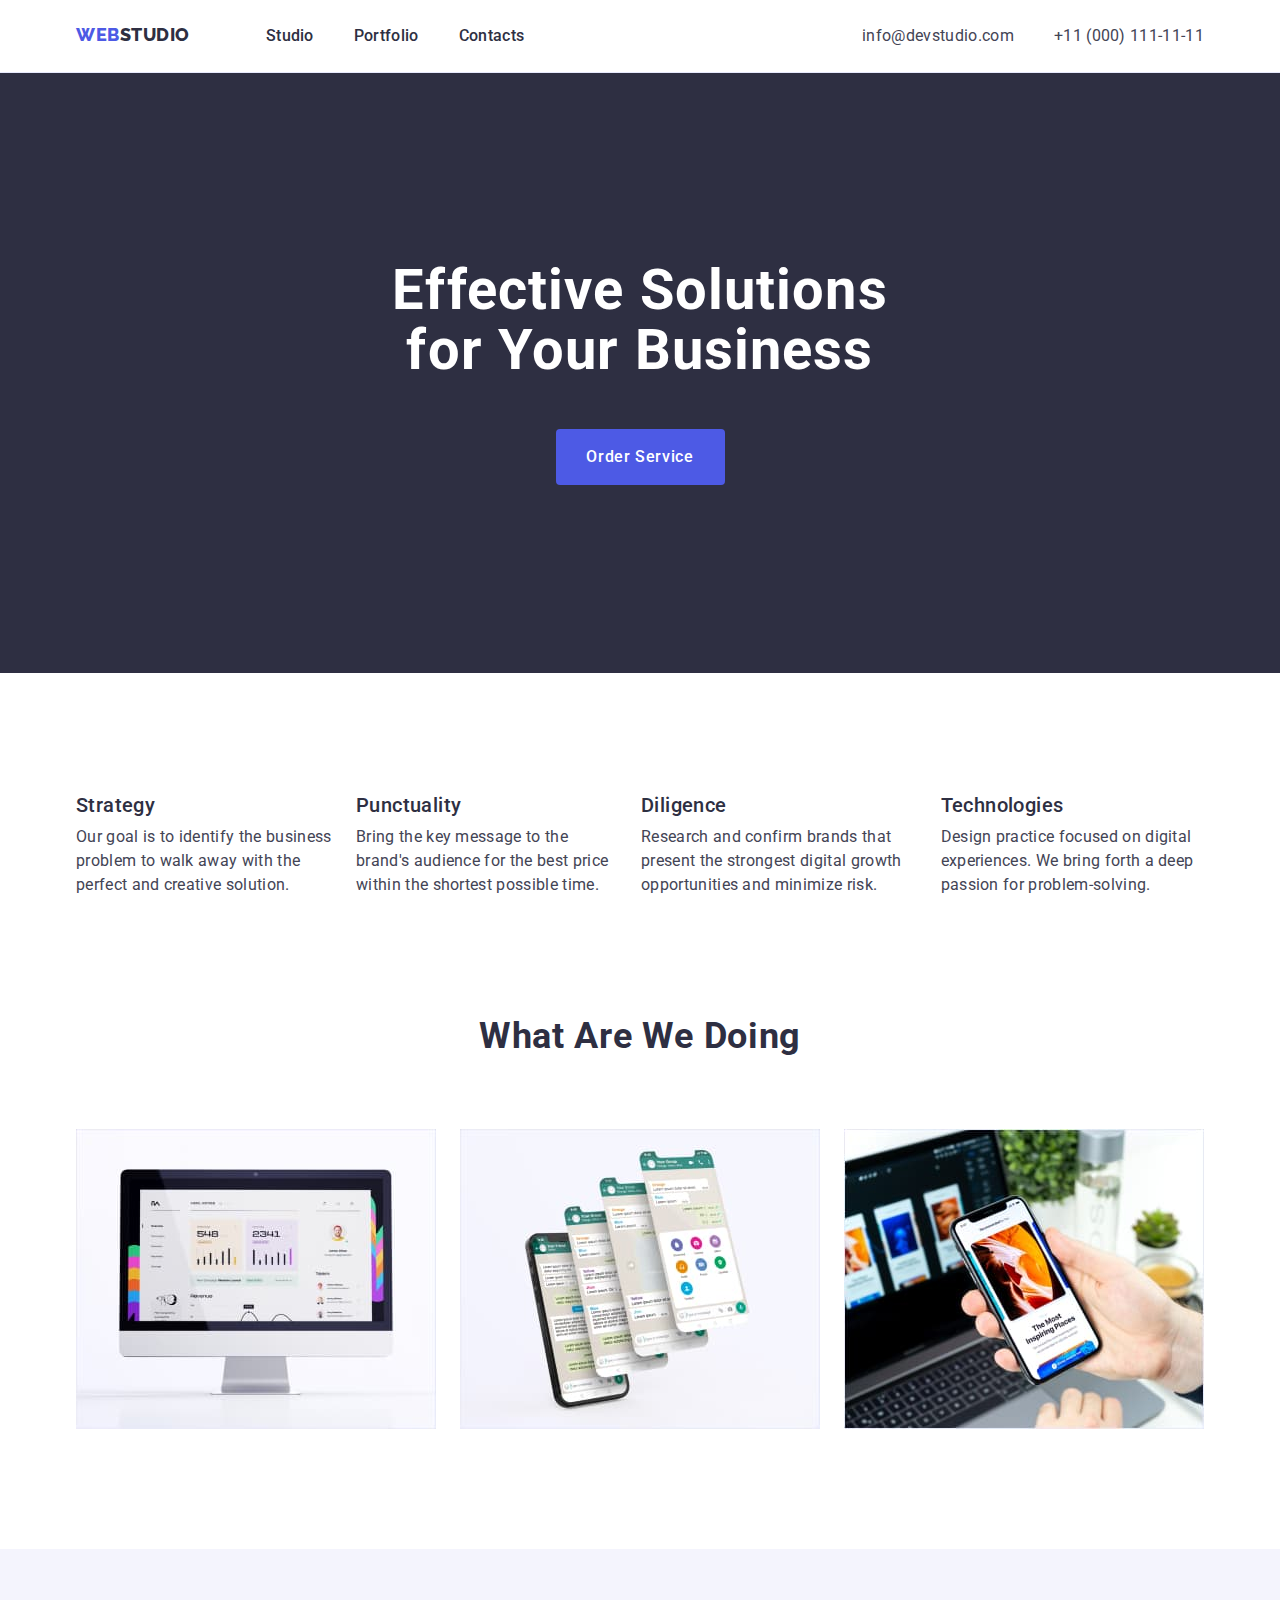
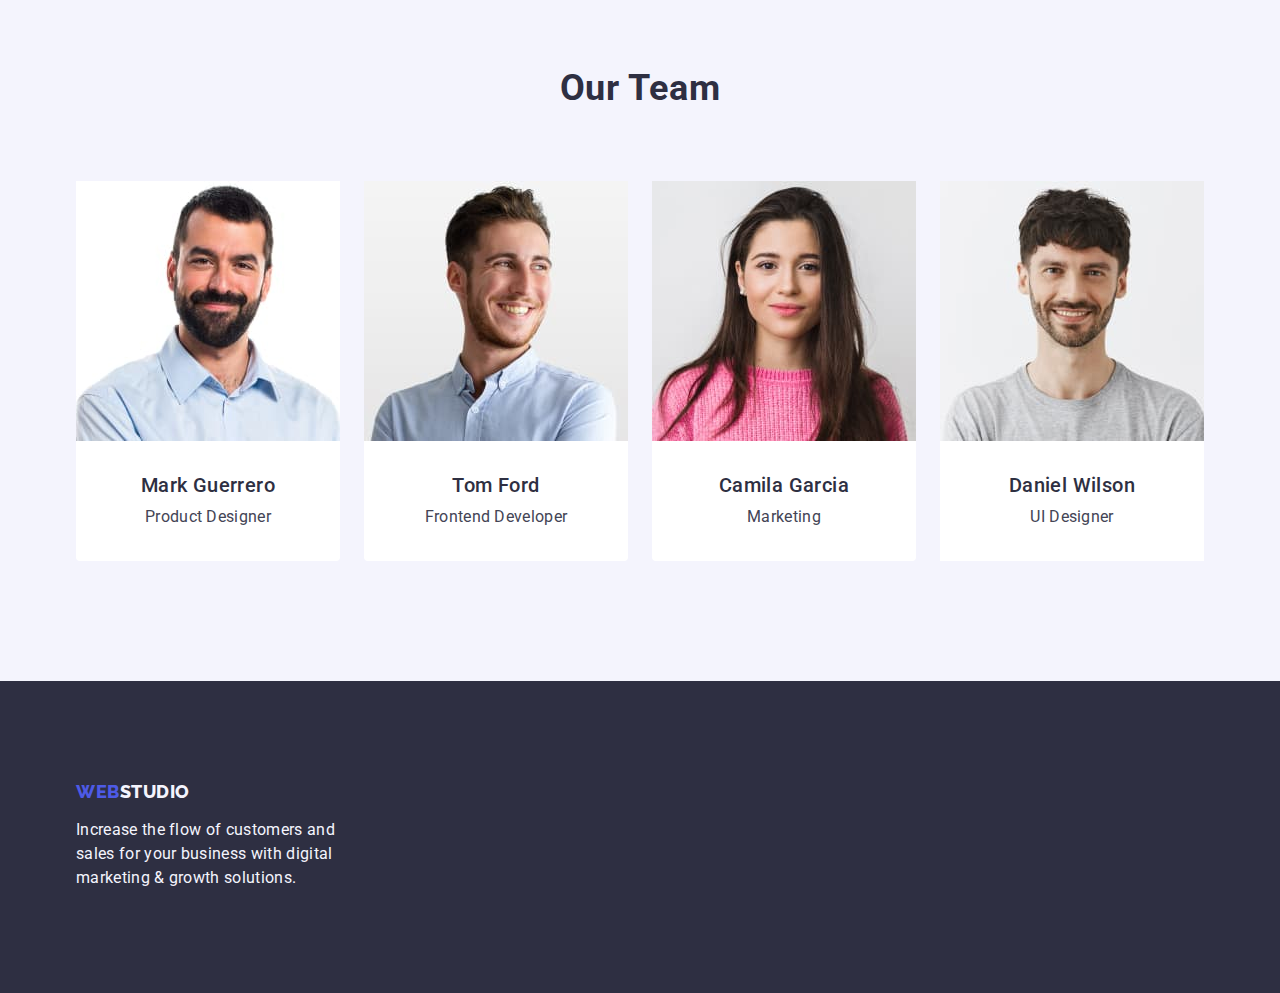
<file: index.html>
<!DOCTYPE html>
<html lang="en">
  <head>
    <meta charset="UTF-8" />
    <meta http-equiv="X-UA-Compatible" content="IE=edge" />
    <meta name="viewport" content="width=device-width, initial-scale=1.0" />
    <title>Studio</title>
    <link rel="preconnect" href="https://fonts.googleapis.com" />
    <link rel="preconnect" href="https://fonts.gstatic.com" crossorigin />
    <link
      href="https://fonts.googleapis.com/css2?family=Raleway:wght@800&family=Roboto:wght@400;500;700&display=swap"
      rel="stylesheet"
    />
    <link
      rel="stylesheet"
      href="https://cdnjs.cloudflare.com/ajax/libs/modern-normalize/1.1.0/modern-normalize.min.css"
    />
    <link rel="stylesheet" href="./css/style.css" />
  </head>
  <body>
    <!-- header -->
    <header class="header">
      <div class="conteiner header-conteiner">
      <nav class="navigation">
        <a href="./index.html" class="header-logo link"
          >Web<span class="header-studio">Studio</span></a
        >
        <ul class="header-list list">
          <li class="header-item">
            <a href="./index.html" class="header-link link">Studio</a>
          </li>
          <li class="header-item">
            <a href="./portfolio.html" class="header-link link">Portfolio</a>
          </li>
          <li class="header-item"><a href="" class="header-link link">Contacts</a></li>
        </ul>
      </nav>
      <address class="address">
        <ul class="address-list list">
          <li class="address-links text">
            <a href="mailto:info@devstudio.com" class="address-item link"
              >info@devstudio.com</a
            >
          </li>
          <li class="address-links text">
            <a href="tel:+110001111111" class="address-item link"
              >+11 (000) 111-11-11</a
            >
          </li>
        </ul>
      </address>
    </div>
    </header>
    <!-- main -->
    <main class="main">
      <!-- hero -->
      <section class="hero">
        
        <div class="conteiner">
        <h1 class="hero-title">Effective Solutions for Your Business</h1>
        <button type="button" class="hero-button button">Order Service</button>
      </div>
      </section>
      <!-- description -->
      <section class="description">
        <div class="conteiner">
        <h2 hidden class="description-title">Functional</h2>
        <ul class="description-list list">
          <li class="description-item">
            <h3 class="example-title">Strategy</h3>
            <p class="text">
              Our goal is to identify the business problem to walk away with the
              perfect and creative solution.
            </p>
          </li>
          <li class="description-item">
            <h3 class="example-title">Punctuality</h3>
            <p class="text">
              Bring the key message to the brand's audience for the best price
              within the shortest possible time.
            </p>
          </li>
          <li class="description-item">
            <h3 class="example-title">Diligence</h3>
            <p class="text">
              Research and confirm brands that present the strongest digital
              growth opportunities and minimize risk.
            </p>
          </li>
          <li class="description-item">
            <h3 class="example-title">Technologies</h3>
            <p class="text">
              Design practice focused on digital experiences. We bring forth a
              deep passion for problem-solving.
            </p>
          </li>
        </ul>
      </div>
      </section>
      <!-- what-are-we-doing -->
      <section class="works">
        <div class="conteiner">
        <h2 class="title-work">What are we doing</h2>
        <ul class="works-list list">
          <li class="example-works">
            <img class="works-img" src="./images/examples.jpg" alt="example" width="360" />
          </li>
          <li class="example-works">
            <img class="works-img" src="./images/examples-2.jpg" alt="example2" width="360" />
          </li>
          <li class="example-works">
            <img class="works-img" src="./images/examples-3.jpg" alt="example3" width="360" />
          </li>
        </ul>
      </div>
      </section>
      <!-- team -->
      <section class="team">
        <div class="conteiner">
        <h2 class="team-title title">Our Team</h2>
        <ul class="team-list list">
          <li class="team-item">
            <img src="./images/img-teamate-1.jpg" alt="teamate1" width="264" class="team-img" />
           <div class="team-box"> <h3 class="name-title">Mark Guerrero</h3>
            <p class="text">Product Designer</p></div>
          </li>
          <li class="team-item">
            <img src="./images/img-teamate-2.jpg" alt="teamate2" width="264" class="team-img" />
            <div class="team-box"><h3 class="name-title">Tom Ford</h3>
            <p class="text">Frontend Developer</p></div>
          </li>
          <li class="team-item">
            <img src="./images/img-teamate-3.jpg" alt="teamate3" width="264" class="team-img" />
            <div class="team-box"><h3 class="name-title">Camila Garcia</h3>
            <p class="text">Marketing</p></div>
          </li>
          <li class="team-item">
            <img src="./images/img-teamate-4.jpg" alt="teamate4" width="264" class="team-img" />
            <div class="team-box">
              <h3 class="name-title">Daniel Wilson</h3>
            <p class="text">UI Designer</p></div>
          </li>
        </ul>
      </div>
      </section>
    </main>
    <!-- foooter -->
    <footer class="footer">
      <div class="footer-box conteiner">
      <a href="./index.html" class="footer-logo link"
        >Web<span class="footter-studio">Studio</span></a
      >
      <p class="footer-text">
        Increase the flow of customers and sales for your business with digital
        marketing & growth solutions.
      </p>
    </div>
    </footer>
  </body>
</html>
</file>
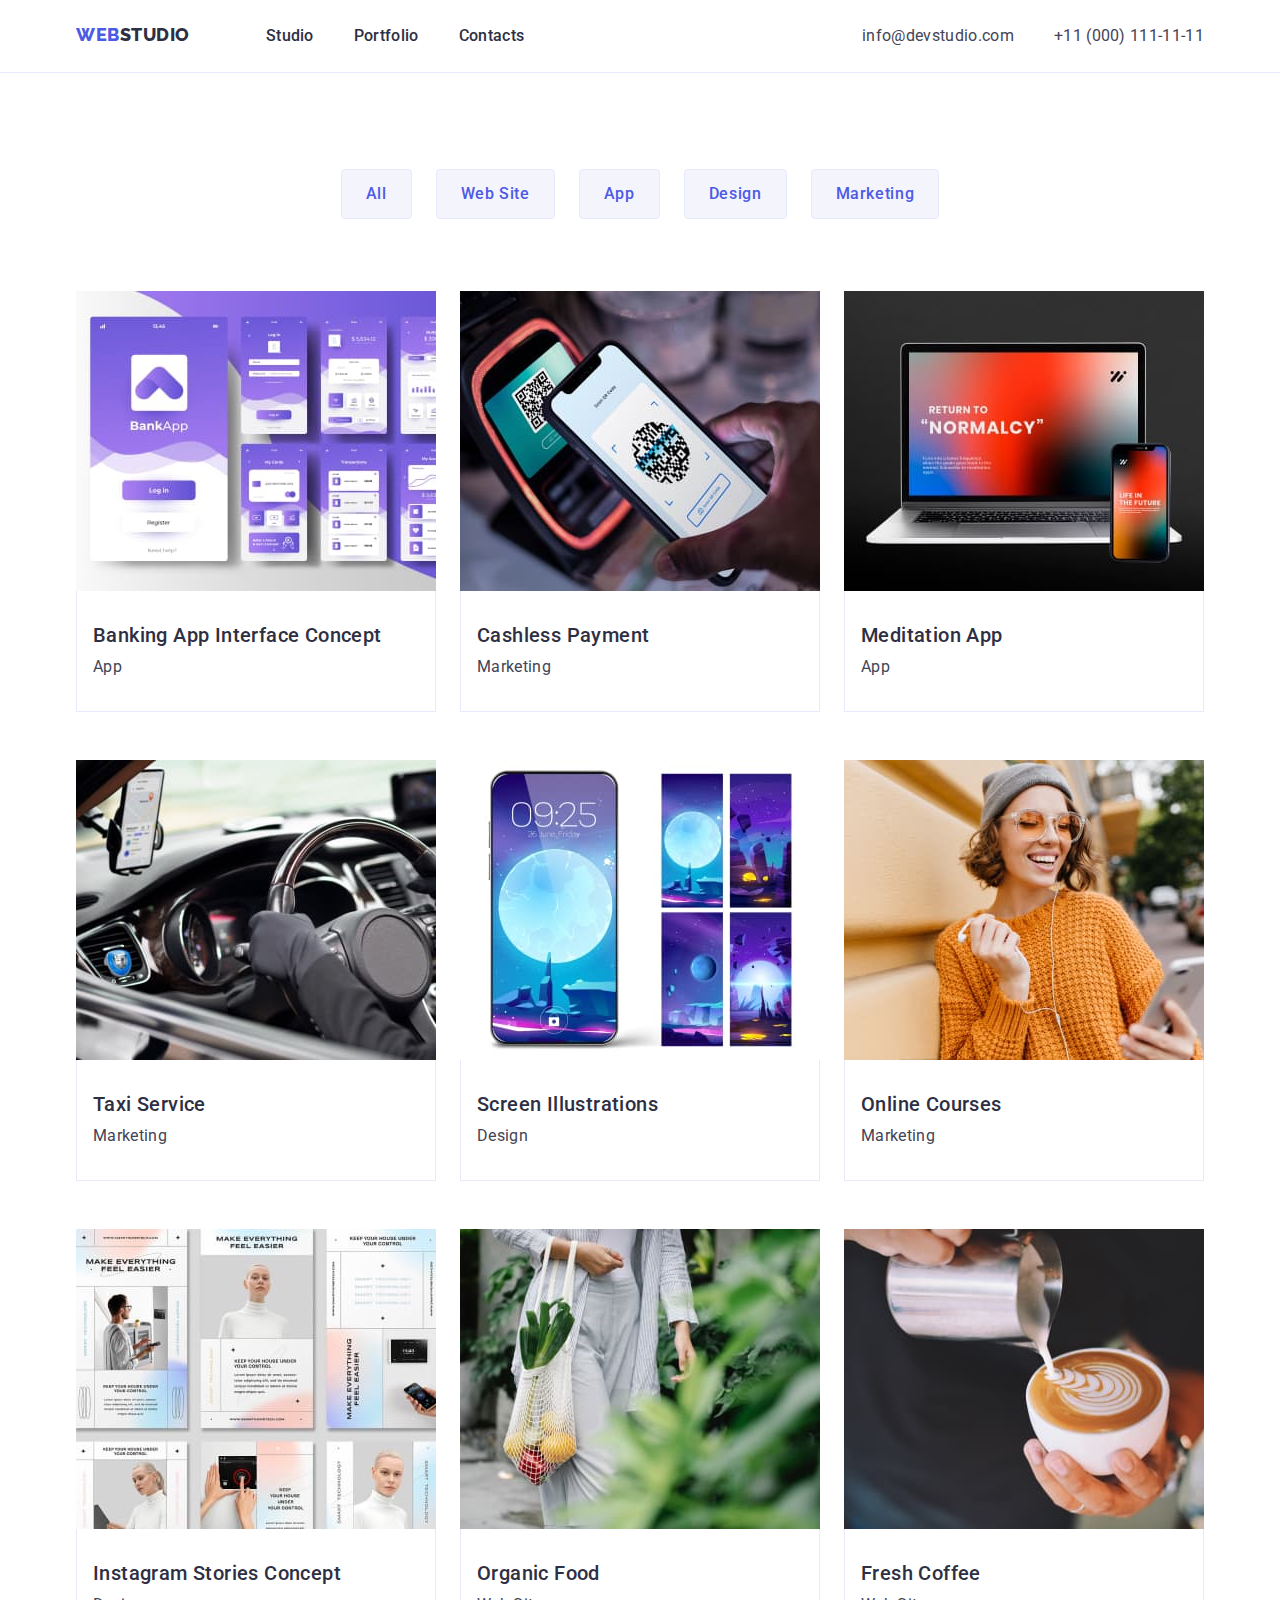
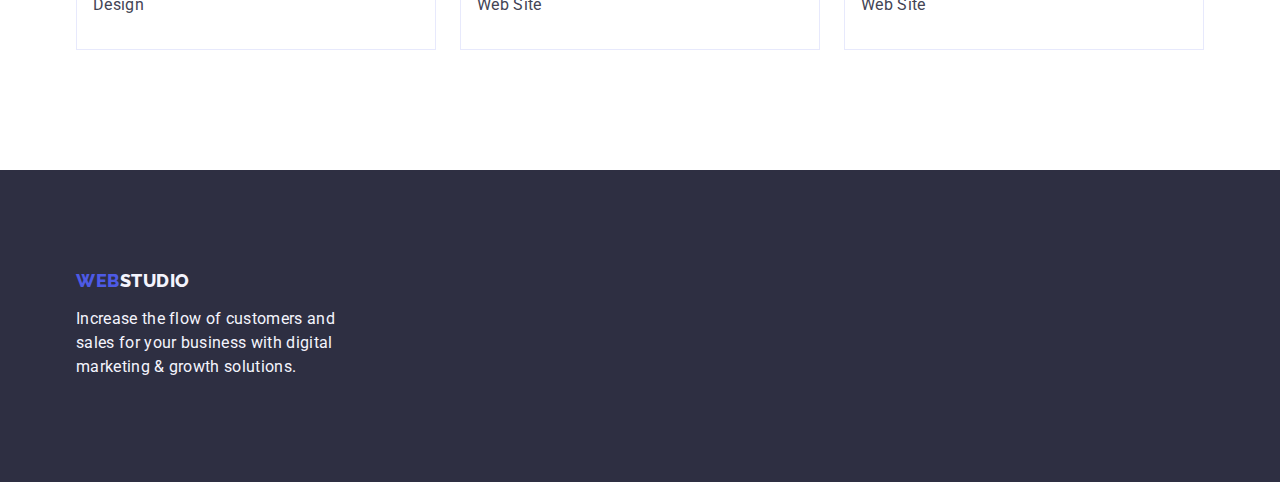
<file: portfolio.html>
<!DOCTYPE html>
<html lang="en">
  <head>
    <meta charset="UTF-8" />
    <meta http-equiv="X-UA-Compatible" content="IE=edge" />
    <meta name="viewport" content="width=device-width, initial-scale=1.0" />
    <title>Portfolio</title>
    <link rel="preconnect" href="https://fonts.googleapis.com" />
    <link rel="preconnect" href="https://fonts.gstatic.com" crossorigin />
    <link
      href="https://fonts.googleapis.com/css2?family=Raleway:wght@800&family=Roboto:wght@400;500;700&display=swap"
      rel="stylesheet"
    />
    <link
      rel="stylesheet"
      href="https://cdnjs.cloudflare.com/ajax/libs/modern-normalize/1.1.0/modern-normalize.min.css"
    />
    <link rel="stylesheet" href="./css/style.css" />
  </head>
  <body>
    <!-- header -->
    <header class="header">
      <div class="conteiner header-conteiner">
      <nav class="navigation">
        <a href="./index.html" class="header-logo link"
          >Web<span class="header-studio">Studio</span></a
        >
        <ul class="header-list list">
          <li class="header-item">
            <a href="./index.html" class="header-link link">Studio</a>
          </li>
          <li class="header-item">
            <a href="./portfolio.html" class="header-link link">Portfolio</a>
          </li>
          <li class="header-item"><a href="" class="header-link link">Contacts</a></li>
        </ul>
      </nav>
      <address class="address">
        <ul class="address-list list">
          <li class="address-links text">
            <a href="mailto:info@devstudio.com" class="address-item link"
              >info@devstudio.com</a
            >
          </li>
          <li class="address-links text">
            <a href="tel:+110001111111" class="address-item link"
              >+11 (000) 111-11-11</a
            >
          </li>
        </ul>
      </address>
    </div>
    </header>
    <!-- main -->
    <main class="main">
      <!-- examples -->
      
      <section class="portfolio-main">
        <div class="conteiner">
          <h1 hidden>Example</h1>
          <ul class="bottom-list list">
            <li class="bottom-item"><button type="button" class="portfolio-button button">All</button></li>
            <li class="bottom-item"><button type="button" class="portfolio-button button">Web Site</button></li>
            <li class="bottom-item"><button type="button" class="portfolio-button button">App</button></li>
            <li class="bottom-item"><button type="button" class="portfolio-button button">Design</button></li>
            <li class="bottom-item"><button type="button"  class="portfolio-button button">Marketing</button></li>
          </ul>
          <ul class="aps-list list">
            <li class="aps-item">
              <a href="" class="link"><img class="aps-img" src="./images/banck-app.jpg" alt="banck app" width="360">
                <div class="apps-box"><h2 class="aps-title">Banking App Interface Concept</h2>
                <p class="text">App</p></a></div>
              </li>
              <li class="aps-item">
                <a href="" class="link"><img class="aps-img" src="./images/cashless-payment.jpg" alt="cashless payment"
                  width="360">
                  <div class="apps-box"><h2 class="aps-title">Cashless Payment</h2>
                  <p class="text">Marketing</p></a></div>
                </li>
                <li class="aps-item">
                  <a href="" class="link"><img class="aps-img" src="./images/meditation-app.jpg" alt="meditation app" width="360">
                    <div class="apps-box"><h2 class="aps-title">Meditation App</h2>
                    <p class="text">App</p></a></div>
                  </li>
                  <li class="aps-item">
            <a href="" class="link"><img class="aps-img" src="./images/taxi-service.jpg" alt="taxi service" width="360">
            <div class="apps-box"><h2 class="aps-title">Taxi Service</h2>
            <p class="text">Marketing</p></a></div>
          </li>
          <li class="aps-item">
            <a href="" class="link"><img class="aps-img" src="./images/screen-illustrations.jpg" alt="screen
              illustrations" width="360">
              <div class="apps-box"><h2 class="aps-title">Screen Illustrations</h2>
              <p class="text">Design</p></a></div>
            </li>
            <li class="aps-item">
              <a href="" class="link"><img class="aps-img" src="./images/online-courses.jpg" alt="online courses" width="360">
                <div class="apps-box"><h2 class="aps-title">Online Courses</h2>
                <p class="text">Marketing</p></a></div>
              </li>
              <li class="aps-item">
                <a href="" class="link"><img class="aps-img" src="./images/instagram-stories-concept.jpg" alt="instagram
                  stories concept" width="360">
                  <div class="apps-box"><h2 class="aps-title">Instagram Stories Concept</h2>
                  <p class="text">Design</p></a></div>
          </li>
          <li class="aps-item">
            <a href="" class="link"><img class="aps-img" src="./images/organic-food.jpg" alt="organic food" width="360">
              <div class="apps-box"><h2 class="aps-title">Organic Food</h2>
              <p class="text">Web Site</p></a></div>
            </li>
            <li class="aps-item">
              <a href="" class="link"><img class="aps-img" src="./images/fresh-coffee.jpg" alt="fresh coffee" width="360">
                <div class="apps-box"><h2 class="aps-title">Fresh Coffee</h2>
                <p class="text">Web Site</p></a></div>
              </li>
            </ul>
          </div>
          </section>
        </main>
        <!-- foooter -->
        <footer class="footer">
          <div class="footer-box conteiner">
          <a href="./index.html" class="footer-logo link"
            >Web<span class="footter-studio">Studio</span></a
          >
          <p class="footer-text">
            Increase the flow of customers and sales for your business with digital
            marketing & growth solutions.
          </p>
        </div>
        </footer>
        </body>
        </html>
</file>
<file: css/style.css>
html {
  box-sizing: border-box;
}
h1,
h2,
h3,
h4,
h5,
h6,
p,
ul {
  margin-top: 0;
  margin-bottom: 0;
}
*,
*::before,
*::after {
  box-sizing: inherit;
}
:root {
  --regular-color: #434455;
  --second-color: #2e2f42;
  --hero-color: #ffffff;
  --footer-color: #f4f4fd;
  --button-color: #4d5ae5;
}
.conteiner {
  max-width: 1158px;
  padding-left: 15px;
  padding-right: 15px;
  margin: 0 auto;
}
body {
  color: var(--regular-color);
  font-family: Roboto, sans-serif;
  font-style: normal;
  font-weight: 500;
  font-size: 20px;
  line-height: 1, 2;
  letter-spacing: 0.02em;
}
.title {
  color: var(--second-color);
}
.list {
  list-style: none;
}
.link {
  text-decoration: none;
  font-style: normal;
}
.link:hover {
  color: #404bbf;
}
.link:focus {
  color: #404bbf;
}
.button {
  cursor: pointer;
  border: 1px solid transparent;
}
/* logo */
.header-studio {
  color: var(--second-color);
}
.footter-studio {
  color: var(--footer-color);
}

.header-logo {
  margin-right: 76px;
  padding-top: 24px;
  padding-bottom: 24px;
  font-family: Raleway, sans-serif;
  font-weight: 800;
  font-size: 18px;
  line-height: 1.17;
  letter-spacing: 0.03em;
  color: var(--button-color);
  text-transform: uppercase;
}
.footer-logo {
  margin-bottom: 16px;
  display: block;

  font-family: Raleway, sans-serif;
  font-weight: 800;
  font-size: 18px;
  line-height: 1.17;
  letter-spacing: 0.03em;
  color: var(--button-color);
  text-transform: uppercase;
}

/* header */
.header {
  border-bottom: 1px solid #e7e9fc;
}
.header-conteiner {
  justify-content: space-between;
}
.header-list {
  display: flex;
  padding: 0;
  margin: 0;
  font-size: 16px;
  line-height: 1.5;
}
.navigation {
  display: flex;
}
.header-conteiner {
  display: flex;
}
.header-link {
  color: var(--second-color);
  display: inline-block;
  padding-top: 24px;
  padding-bottom: 24px;
}
.header-item:not(:last-child) {
  margin-right: 40px;
}
.header-item {
  display: block;
  letter-spacing: 0.02em;
}

/* address */
.address {
  letter-spacing: 0.02em;
  font-style: normal;
}
.address-links {
  padding-top: 24px;
  padding-bottom: 24px;
}
.address-links:not(:last-child) {
  margin-right: 40px;
}
.address-item {
  color: var(--regular-color);
  letter-spacing: 0.02em;
}
.address-list {
  display: flex;
  justify-self: flex-end;
  margin-top: 0;
  margin-bottom: 0;
  letter-spacing: 0.02em;
  color: var(--regular-color);
}
.addres-list :hover {
  color: #404bbf;
}
.address-list :focus {
  color: #404bbf;
}
/* main */

/* hero */
.hero {
  padding-top: 188px;
  padding-bottom: 188px;
  text-align: center;

  background-color: #2e2f42;
}

.hero-title {
  width: 496px;
  margin-left: auto;
  margin-right: auto;
  margin-top: 0;
  margin-bottom: 48px;
  color: var(--hero-color);
  font-weight: 700;
  font-size: 56px;
  line-height: 1.07;
  text-align: center;
  letter-spacing: 0.02em;
}
.hero-button {
  border: 0;
  border-radius: 4px;
  min-width: 169px;
  height: 56px;
  text-align: center;
  padding: 15px;

  background: #4d5ae5;
  letter-spacing: 0.04em;
  font-family: Roboto, sans-serif;
  font-weight: 500;
  font-size: 16px;
  color: #ffffff;
  line-height: 1.5;
}
.hero-button:focus {
  color: #404bbf;
}
.hero-button:hover {
  color: #404bbf;
}
/* description */
.description {
  padding-top: 120px;
  padding-bottom: 120px;
}
.description-list {
  width: 1128px;

  display: flex;
  padding: 0px;
  margin-top: 0;
  margin-bottom: 0;
}
.description-title {
  font-weight: 500;
  font-size: 20px;
  line-height: 1.2;
  letter-spacing: 0.02em;
  color: var(--second-color);
}
.description-item {
  width: calc((100%-72) / 4);
}
.description-item:not(:last-child) {
  margin-right: 24px;
}
.example-title {
  margin-top: 0;
  margin-bottom: 8px;

  font-weight: 500;
  font-size: 20px;
  line-height: 1.2;
  letter-spacing: 0.02em;
  color: var(--second-color);
}
/* works */
.works {
  padding-bottom: 120px;
}
.title-work {
  margin-top: 0;
  margin-bottom: 72px;
  text-align: center;

  font-weight: 700;
  font-size: 36px;
  line-height: 1.11;
  text-align: center;
  letter-spacing: 0.02em;
  text-transform: capitalize;
  color: var(--second-color);
}
.works-list {
  display: flex;
  padding: 0;
  gap: 24px;
}
.works-img {
  display: block;
  max-width: 100%;
  height: auto;
}
.example-works {
  width: calc((100%-48) / 3);
}
/* team */
.team-img {
  margin-top: 0;
  display: block;
  width: 100%;
  height: auto;
}
.team-list {
  display: flex;
  padding: 0;
}
.team-box {
  padding: 32px 16px;
}

.team-title {
  margin-bottom: 72px;

  font-weight: 700;
  font-size: 36px;
  line-height: 1.11;
  text-align: center;
  letter-spacing: 0.02em;
  text-transform: capitalize;
  color: var(--second-color);
}
.team {
  background-color: #f4f4fd;
  padding-top: 120px;
  padding-bottom: 120px;
}

.name-title {
  margin-top: 0;
  margin-bottom: 8px;

  font-weight: 500;
  font-size: 20px;
  line-height: 1.2;
  letter-spacing: 0.02em;
  color: var(--second-color);
}
.team-item {
  text-align: center;
  color: var(--regular-color);
  background-color: #ffffff;
}
.team-item:not(:last-child) {
  margin-right: 24px;
  border-radius: 0px 0px 4px 4px;
  width: 264px;
}
/* footer */
footer {
padding-top: 100px;
padding-bottom: 100px;
  height: 312px;
  background-color: var(--second-color);
}
.footer-text {
  margin-top: 0;
  margin-bottom: 0;
  width: 264px;

  color: var(--footer-color);
font-weight: 400;
  font-size: 16px;
  line-height: 1.5;
  letter-spacing: 0.02em;
}

/* portfolio */
.portfolio-main{
  padding-top: 96px;
  padding-bottom: 120px;
}
/* body */
.portfolio-body {
  color: var(--regular-color);
}
/* main */
.text {
  color: var(--regular-color);
  font-weight: 400;
  font-size: 16px;
  line-height: 1.5;
  letter-spacing: 0.02em;
}
.aps-title {
  margin-bottom: 8px;
  font-weight: 500;
  font-size: 20px;
  line-height: 1.2;
  letter-spacing: 0.02em;
  color: var(--second-color);
}
.bottom-list {
  display: flex;
  justify-content: center;
  padding: 0;
  margin-bottom: 72px;
}
.bottom-item:not(:last-child) {
  margin-right: 24px;
}
.portfolio-button:not(:last-child) {
  margin-right: 24px;
}
.portfolio-button {
  padding-top: 12px;
  padding-bottom: 12px;
  padding-left: 24px;
  padding-right: 24px;
  border-radius: 4px;
  border: 1px solid #e7e9fc;

  color: var(--button-color);
  letter-spacing: 0.04em;
  font-size: 16px;
  background-color: var(--footer-color);
  line-height: 1.5;
  font-weight: 500;
  font-family: Roboto, sans-serif;
}
.portfolio-button:hover {
  color: #ffffff;
  background-color: #404bbf;
}
.portfolio-button:focus {
  color: #ffffff;
  background-color: #404bbf;
}
/* APPS */
.aps-list {
  display: flex;
  flex-wrap: wrap;
  padding-left: 0;
  padding-right: 0;
  padding-bottom: 0;
}
.aps-img{
  display: block;
  width: 100%;
  height: auto;
}
.aps-item {
  width: calc((100%-48) / 3);
  width: 360px;
}
.aps-item:nth-child(-n + 6) {
  margin-bottom: 48px;
}
.aps-item:not(:nth-child(3n)) {
  margin-right: 24px;
}
.apps-box {
  border-right: 1px solid #E7E9FC;
  border-left: 1px solid #E7E9FC;
  border-bottom: 1px solid #E7E9FC;
  padding-bottom: 32px;
  padding-top: 32px;
  padding-left: 16px;
}
</file>
